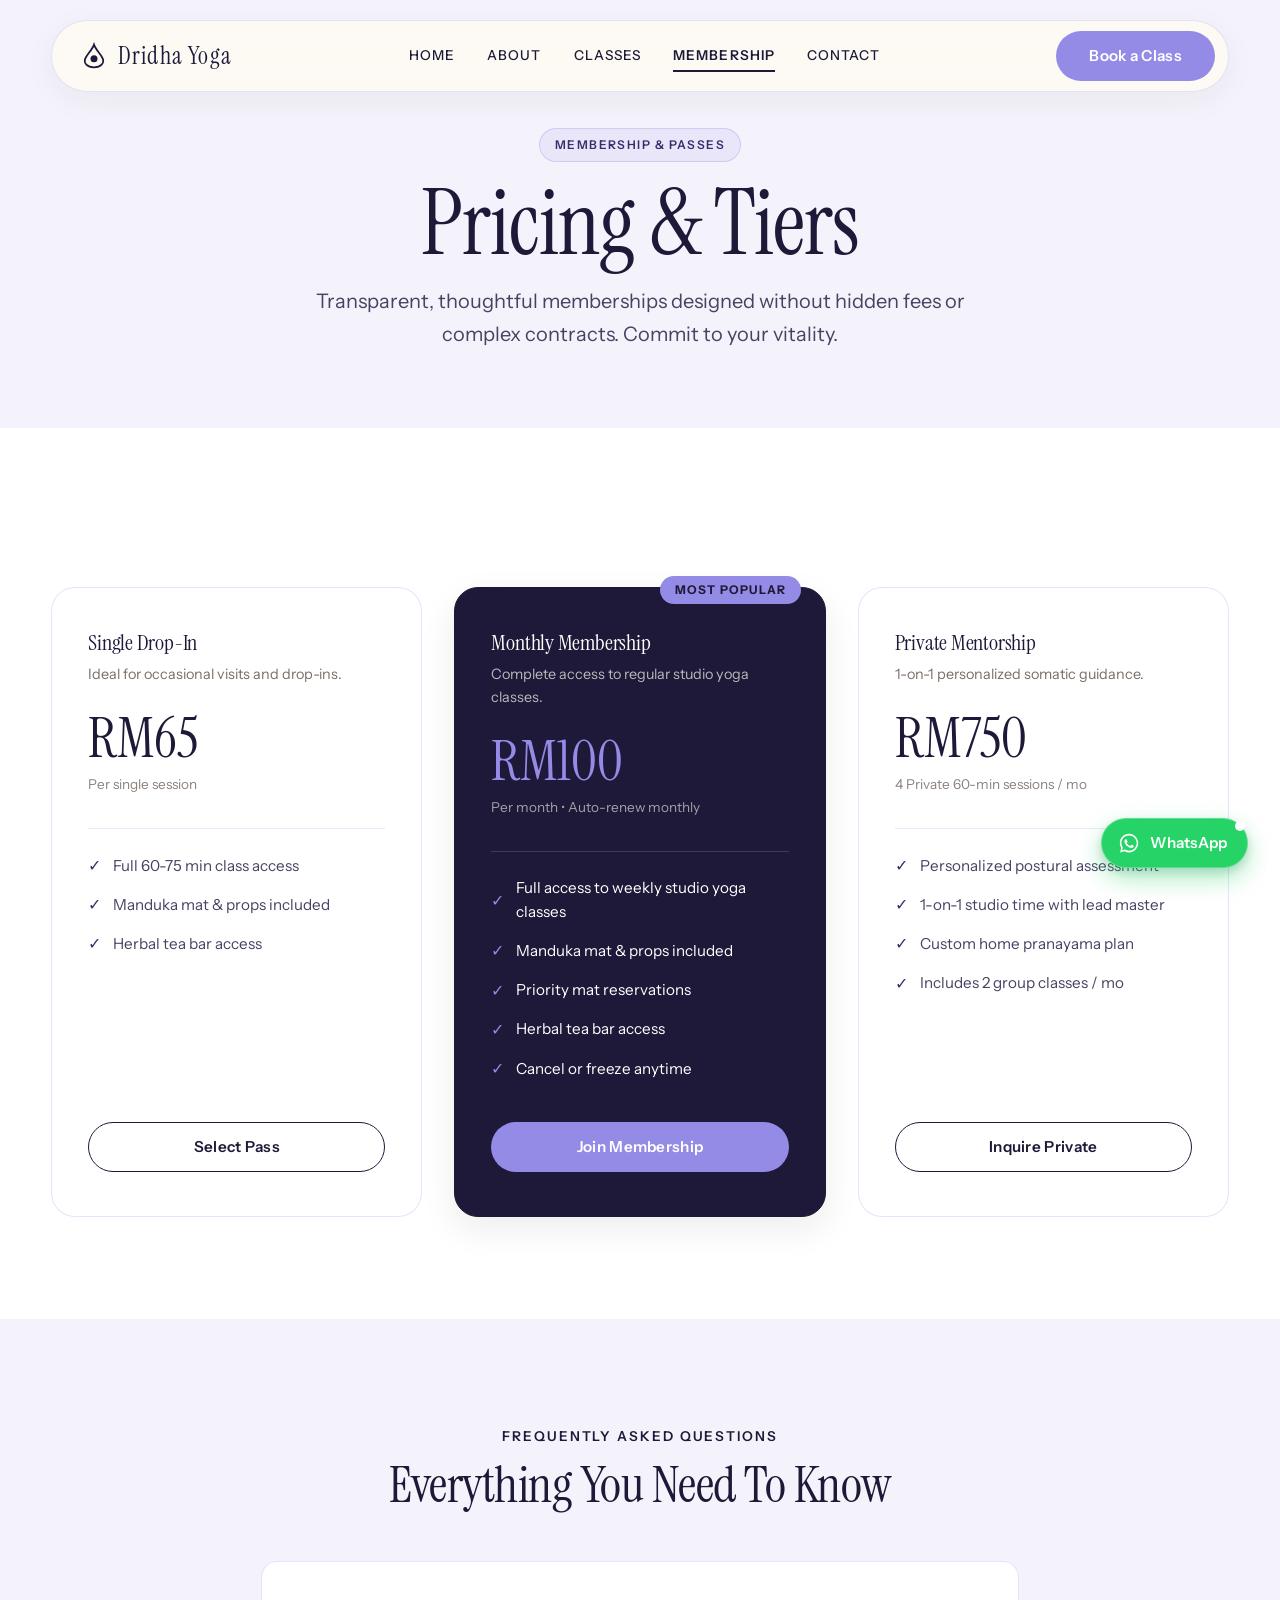
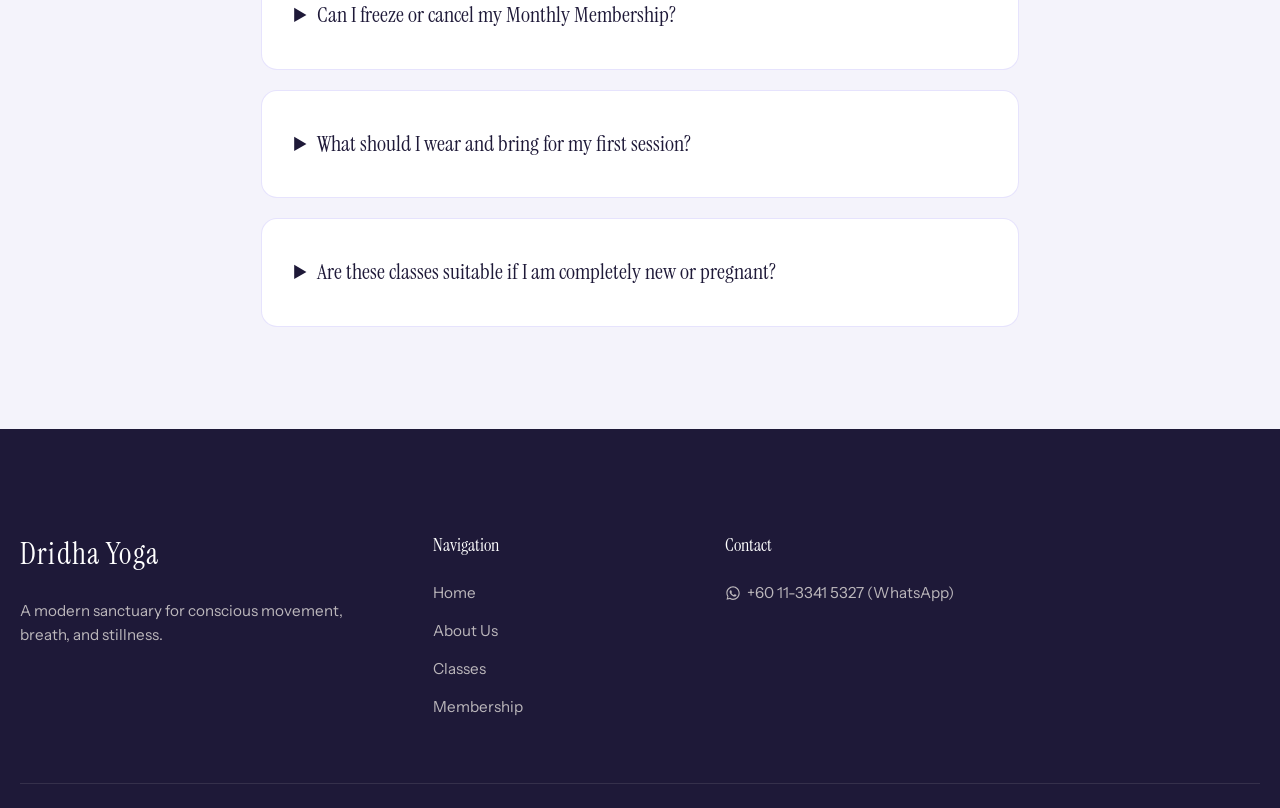
<file: membership.html>
<!DOCTYPE html>
<html lang="en">
<head>
  <meta charset="UTF-8">
  <meta name="viewport" content="width=device-width, initial-scale=1.0">
  <title>Memberships & Passes — Dridha Yoga Sanctuary</title>
  <meta name="description" content="Discover flexible studio passes and monthly memberships at Dridha Yoga.">
  <link rel="stylesheet" href="css/style.css">
</head>
<body>

  <!-- Navbar -->
  <header class="navbar">
    <div class="container">
      <div class="navbar-wrapper">
        <a href="index.html" class="brand-logo">
          <svg class="brand-icon" viewBox="0 0 32 32" fill="currentColor">
            <path d="M16 3C18 9 24 14 26 19C28 24 24 29 16 29C8 29 4 24 6 19C8 14 14 9 16 3Z" fill="none" stroke="currentColor" stroke-width="2"/>
            <circle cx="16" cy="19" r="4" fill="currentColor"/>
          </svg>
          <span>Dridha Yoga</span>
        </a>

        <nav class="nav-links">
          <a href="index.html" class="nav-link">Home</a>
          <a href="about.html" class="nav-link">About</a>
          <a href="classes.html" class="nav-link">Classes</a>
          <a href="membership.html" class="nav-link active">Membership</a>
          <a href="contact.html" class="nav-link">Contact</a>
        </nav>

        <div class="nav-cta-group">
          <button class="primary-button" data-open-booking data-plan="First Time Trial Class">
            <div class="button-text-wrapper">
              <div class="button-text-inner">
                <span class="button-text">Book a Class</span>
                <span class="button-text">Book a Class</span>
              </div>
            </div>
          </button>
          <button class="nav-menu-toggle" aria-label="Toggle menu"><span></span><span></span></button>
        </div>
      </div>
    </div>
  </header>

  <!-- Mobile Drawer -->
  <div class="drawer-backdrop"></div>
  <aside class="mobile-nav-drawer">
    <div class="mobile-drawer-header">
      <a href="index.html" class="brand-logo"><span>Dridha Yoga</span></a>
      <button class="modal-close-btn drawer-close-btn">✕</button>
    </div>
    <div class="mobile-nav-links">
      <a href="index.html" class="nav-link">Home</a>
      <a href="about.html" class="nav-link">About Us</a>
      <a href="classes.html" class="nav-link">All Classes</a>
      <a href="membership.html" class="nav-link active">Memberships & Passes</a>
      <a href="contact.html" class="nav-link">Contact & Location</a>
    </div>
  </aside>

  <main>
    <section class="section first accent" style="padding-bottom: clamp(3rem, 6vw, 5rem);">
      <div class="container text-center" style="text-align: center; max-width: 52rem; margin: 0 auto;">
        <span class="subtitle-badge dark">Membership & Passes</span>
        <h1 class="heading-0" style="margin: 1rem 0;">Pricing & Tiers</h1>
        <p class="text-lead">
          Transparent, thoughtful memberships designed without hidden fees or complex contracts. Commit to your vitality.
        </p>
      </div>
    </section>

    <!-- Pricing Cards -->
    <section class="section reveal-on-scroll">
      <div class="container">
        <div class="pricing-grid">
          
          <!-- Drop In -->
          <div class="pricing-card">
            <div>
              <h3 class="pricing-plan-name">Single Drop-In</h3>
              <p class="text-muted" style="font-size: 0.9rem;">Ideal for occasional visits and drop-ins.</p>
              <div class="pricing-price">RM65</div>
              <div class="pricing-period">Per single session</div>

              <div class="pricing-features">
                <div class="pricing-feature-item"><span class="feature-check">✓</span><span>Full 60-75 min class access</span></div>
                <div class="pricing-feature-item"><span class="feature-check">✓</span><span>Manduka mat & props included</span></div>
                <div class="pricing-feature-item"><span class="feature-check">✓</span><span>Herbal tea bar access</span></div>
              </div>
            </div>

            <button class="primary-button variant-outline-dark" data-open-booking data-plan="Single Drop-In Pass (RM65)">
              <div class="button-text-wrapper">
                <div class="button-text-inner">
                  <span class="button-text">Select Pass</span>
                  <span class="button-text">Select Pass</span>
                </div>
              </div>
            </button>
          </div>

          <!-- Monthly Membership (Featured) -->
          <div class="pricing-card featured">
            <span class="pricing-tag">Most Popular</span>
            <div>
              <h3 class="pricing-plan-name">Monthly Membership</h3>
              <p style="color: rgba(255,251,243,0.7); font-size: 0.9rem;">Complete access to regular studio yoga classes.</p>
              <div class="pricing-price">RM100</div>
              <div class="pricing-period" style="color: rgba(255,251,243,0.6);">Per month • Auto-renew monthly</div>

              <div class="pricing-features">
                <div class="pricing-feature-item"><span class="feature-check">✓</span><span>Full access to weekly studio yoga classes</span></div>
                <div class="pricing-feature-item"><span class="feature-check">✓</span><span>Manduka mat & props included</span></div>
                <div class="pricing-feature-item"><span class="feature-check">✓</span><span>Priority mat reservations</span></div>
                <div class="pricing-feature-item"><span class="feature-check">✓</span><span>Herbal tea bar access</span></div>
                <div class="pricing-feature-item"><span class="feature-check">✓</span><span>Cancel or freeze anytime</span></div>
              </div>
            </div>

            <button class="primary-button" data-open-booking data-plan="Monthly Membership (RM100/mo)">
              <div class="button-text-wrapper">
                <div class="button-text-inner">
                  <span class="button-text">Join Membership</span>
                  <span class="button-text">Join Membership</span>
                </div>
              </div>
            </button>
          </div>

          <!-- Private Sanctuary -->
          <div class="pricing-card">
            <div>
              <h3 class="pricing-plan-name">Private Mentorship</h3>
              <p class="text-muted" style="font-size: 0.9rem;">1-on-1 personalized somatic guidance.</p>
              <div class="pricing-price">RM750</div>
              <div class="pricing-period">4 Private 60-min sessions / mo</div>

              <div class="pricing-features">
                <div class="pricing-feature-item"><span class="feature-check">✓</span><span>Personalized postural assessment</span></div>
                <div class="pricing-feature-item"><span class="feature-check">✓</span><span>1-on-1 studio time with lead master</span></div>
                <div class="pricing-feature-item"><span class="feature-check">✓</span><span>Custom home pranayama plan</span></div>
                <div class="pricing-feature-item"><span class="feature-check">✓</span><span>Includes 2 group classes / mo</span></div>
              </div>
            </div>

            <button class="primary-button variant-outline-dark" data-open-booking data-plan="Private Mentorship Tier (RM750/mo)">
              <div class="button-text-wrapper">
                <div class="button-text-inner">
                  <span class="button-text">Inquire Private</span>
                  <span class="button-text">Inquire Private</span>
                </div>
              </div>
            </button>
          </div>

        </div>
      </div>
    </section>

    <!-- FAQs Accordion -->
    <section class="section accent reveal-on-scroll">
      <div class="container" style="max-width: 860px;">
        <div style="text-align: center; margin-bottom: 3rem;">
          <span class="subtitle">Frequently Asked Questions</span>
          <h2 class="heading-2" style="margin-top: 0.5rem;">Everything You Need To Know</h2>
        </div>

        <div style="display: flex; flex-direction: column; gap: 1.25rem;">
          <details class="card-outline" style="cursor: pointer; display: block;">
            <summary style="font-family: var(--font-serif); font-size: 1.35rem; color: var(--dark-brown); font-weight: 500;">
              Can I freeze or cancel my Monthly Membership?
            </summary>
            <p class="text-muted" style="margin-top: 1rem; line-height: 1.6;">
              Yes. You may freeze your membership up to 60 days per year with 7 days notice, or cancel anytime before your next monthly renewal without penalties.
            </p>
          </details>

          <details class="card-outline" style="cursor: pointer; display: block;">
            <summary style="font-family: var(--font-serif); font-size: 1.35rem; color: var(--dark-brown); font-weight: 500;">
              What should I wear and bring for my first session?
            </summary>
            <p class="text-muted" style="margin-top: 1rem; line-height: 1.6;">
              Wear breathable, flexible clothing (linen or athletic wear). We provide premium Manduka mats, blocks, blankets, and towels. Bring a reusable water bottle.
            </p>
          </details>

          <details class="card-outline" style="cursor: pointer; display: block;">
            <summary style="font-family: var(--font-serif); font-size: 1.35rem; color: var(--dark-brown); font-weight: 500;">
              Are these classes suitable if I am completely new or pregnant?
            </summary>
            <p class="text-muted" style="margin-top: 1rem; line-height: 1.6;">
              Yes! Our Gentle Morning Flow, Restorative Candlelight, and Sound Baths are deeply nurturing for all levels. Please notify your instructor before class so we can offer personalized prop modifications.
            </p>
          </details>
        </div>
      </div>
    </section>
  </main>

  <!-- Footer -->
  <footer class="footer-section">
    <div class="footer-container">
      <div class="footer-main-grid">
        <div class="footer-brand-col">
          <div class="footer-brand-logo">Dridha Yoga</div>
          <p style="color: rgba(255,251,243,0.7); font-size: 0.95rem; line-height: 1.6;">A modern sanctuary for conscious movement, breath, and stillness.</p>
        </div>
        <div>
          <div class="footer-col-title">Navigation</div>
          <div class="footer-links-list">
            <a href="index.html">Home</a>
            <a href="about.html">About Us</a>
            <a href="classes.html">Classes</a>
            <a href="membership.html">Membership</a>
          </div>
        </div>
        <div>
          <div class="footer-col-title">Contact</div>
          <div class="footer-links-list">
            <a href="https://wa.me/601133415327" target="_blank" rel="noopener noreferrer" class="whatsapp-footer-link">
              <svg viewBox="0 0 24 24"><path d="M12.031 2C6.511 2 2.016 6.49 2.016 12C2.016 13.972 2.589 15.807 3.58 17.359L2.25 22.25L7.277 20.942C8.767 21.849 10.51 22.375 12.031 22.375C17.551 22.375 22.047 17.885 22.047 12.375C22.047 6.865 17.551 2 12.031 2ZM12.031 20.485C10.669 20.485 9.102 20.007 7.753 19.206L7.433 19.016L4.457 19.789L5.253 16.892L5.045 16.562C4.167 15.163 3.703 13.535 3.703 12C3.703 7.421 7.437 3.687 12.031 3.687C16.625 3.687 20.359 7.421 20.359 12C20.359 16.579 16.625 20.485 12.031 20.485ZM16.608 14.735C16.357 14.61 15.127 14.004 14.898 13.921C14.668 13.837 14.502 13.796 14.335 14.046C14.168 14.296 13.689 14.859 13.543 15.025C13.397 15.192 13.251 15.213 13 15.088C12.75 14.963 11.942 14.698 10.987 13.847C10.244 13.185 9.742 12.368 9.596 12.118C9.45 11.868 9.581 11.733 9.706 11.609C9.818 11.498 9.957 11.316 10.082 11.17C10.207 11.024 10.249 10.92 10.332 10.753C10.416 10.587 10.374 10.441 10.311 10.316C10.249 10.191 9.748 8.961 9.54 8.461C9.337 7.974 9.131 8.041 8.976 8.033L8.496 8.025C8.329 8.025 8.058 8.087 7.829 8.337C7.599 8.587 6.953 9.192 6.953 10.421C6.953 11.65 7.85 12.838 7.975 13.005C8.1 13.172 9.741 15.698 12.25 16.782C12.847 17.04 13.313 17.195 13.677 17.311C14.276 17.502 14.821 17.475 15.253 17.41C15.735 17.338 16.735 16.804 16.944 16.221C17.153 15.638 17.153 15.138 17.09 15.025C17.028 14.912 16.861 14.86 16.608 14.735Z"/></svg>
              <span>+60 11-3341 5327 (WhatsApp)</span>
            </a>
          </div>
        </div>
      </div>
    </div>
  </footer>

  <div class="modal-backdrop" role="dialog" aria-modal="true">
    <div class="modal-dialog"></div>
  </div>

  <script src="js/main.js"></script>
</body>
</html>
</file>
<file: css/style.css>
/* ==========================================================================
   DRIDHA YOGA - SERAYA THEME DESIGN SYSTEM
   Inspired by Webflow Seraya Template (Minimal, Earthy, Warm, Editorial Zen)
   ========================================================================== */

@import url('https://fonts.googleapis.com/css2?family=Instrument+Sans:ital,wght@0,400..700;1,400..700&family=Instrument+Serif:ital@0;1&display=swap');

:root {
  /* Core Color Palette - Lavender & Periwinkle Brand */
  --white: #ffffff;
  --cream: #f4f3fb;
  --dark-cream: #d6d1f0;
  --dark-brown: #1e1938;
  --dark-brown-rgb: 30, 25, 56;
  --brown-grey: #484263;
  --sand-tint: #eae7f8;
  
  /* Signature Lavender, Periwinkle & Petal Accents */
  --primary: #948be6;
  --primary-dark: #372e6b;
  --primary-light: #b8b0fa;
  --primary-glow: rgba(148, 139, 230, 0.4);
  
  --accent-blue: #7f9ae6;
  --accent-coral: #f7829b;
  --accent-lilac: #c3bbf5;

  --white-transparent: rgba(255, 255, 255, 0.65);
  --white-translucent: rgba(255, 255, 255, 0.88);
  --glass-border: rgba(184, 176, 250, 0.35);
  --dark-overlay: rgba(30, 25, 56, 0.6);

  /* Typography */
  --font-serif: 'Instrument Serif', Georgia, serif;
  --font-sans: 'Instrument Sans', -apple-system, BlinkMacSystemFont, "Segoe UI", Roboto, sans-serif;
  
  /* Font Sizes */
  --h0-size: clamp(3.5rem, 7vw, 6rem);
  --h1-size: clamp(2.75rem, 5vw, 4.5rem);
  --h2-size: clamp(2.25rem, 4vw, 3.75rem);
  --h3-size: clamp(1.75rem, 3vw, 2.75rem);
  --h4-size: clamp(1.4rem, 2.2vw, 2rem);
  --h5-size: clamp(1.15rem, 1.8vw, 1.5rem);
  --h6-size: clamp(1rem, 1.4vw, 1.25rem);
  --body-size: 1.05rem;
  --subtitle-size: 0.85rem;

  /* Spacing */
  --space-xxs: 0.25rem;
  --space-xs: 0.5rem;
  --space-sm: 1rem;
  --space-md: 2rem;
  --space-lg: 4rem;
  --space-xl: 6rem;
  --space-xxl: 8rem;

  /* Border Radii */
  --radius-sm: 8px;
  --radius-md: 16px;
  --radius-lg: 24px;
  --radius-xl: 32px;
  --radius-pill: 9999px;

  /* Transitions & Shadows */
  --transition-fast: 0.2s cubic-bezier(0.16, 1, 0.3, 1);
  --transition-smooth: 0.4s cubic-bezier(0.16, 1, 0.3, 1);
  --transition-slow: 0.7s cubic-bezier(0.16, 1, 0.3, 1);
  --shadow-subtle: 0 4px 20px rgba(30, 25, 56, 0.04);
  --shadow-hover: 0 12px 35px rgba(30, 25, 56, 0.08);
  --shadow-modal: 0 25px 60px rgba(30, 25, 56, 0.22);
}

/* ==========================================================================
   CSS Reset & Base Rules
   ========================================================================== */

*, *::before, *::after {
  box-sizing: border-box;
  margin: 0;
  padding: 0;
}

html {
  font-size: 16px;
  scroll-behavior: smooth;
  -webkit-text-size-adjust: 100%;
  -webkit-font-smoothing: antialiased;
  -moz-osx-font-smoothing: grayscale;
}

body {
  background-color: var(--white);
  color: var(--brown-grey);
  font-family: var(--font-sans);
  font-size: var(--body-size);
  line-height: 1.6;
  font-weight: 400;
  overflow-x: hidden;
  selection-background-color: var(--primary);
  selection-color: var(--dark-brown);
}

::selection {
  background: var(--primary);
  color: var(--dark-brown);
}

img, video {
  max-width: 100%;
  height: auto;
  display: block;
}

a {
  color: var(--dark-brown);
  text-decoration: none;
  transition: all var(--transition-fast);
}

ul, ol {
  list-style: none;
}

button, input, textarea, select {
  font-family: inherit;
  font-size: inherit;
  color: inherit;
  border: none;
  outline: none;
  background: none;
}

button {
  cursor: pointer;
}

/* ==========================================================================
   Typography Classes
   ========================================================================== */

h1, h2, h3, h4, h5, h6,
.h0, .heading-0, .heading-1, .heading-2, .heading-3, .heading-4, .heading-5, .heading-6 {
  font-family: var(--font-serif);
  color: var(--dark-brown);
  line-height: 1.1;
  font-weight: 400;
  letter-spacing: -0.01em;
}

.heading-0, .h0 {
  font-size: var(--h0-size);
  line-height: 1.02;
}

.heading-1, h1 {
  font-size: var(--h1-size);
}

.heading-2, h2 {
  font-size: var(--h2-size);
}

.heading-3, h3 {
  font-size: var(--h3-size);
}

.heading-4, h4 {
  font-size: var(--h4-size);
}

.heading-5, h5 {
  font-size: var(--h5-size);
}

.heading-6, h6 {
  font-size: var(--h6-size);
}

.serif-italic {
  font-style: italic;
  font-family: var(--font-serif);
}

.subtitle {
  font-family: var(--font-sans);
  font-size: var(--subtitle-size);
  font-weight: 600;
  letter-spacing: 0.14em;
  text-transform: uppercase;
  color: var(--dark-brown);
  display: inline-flex;
  align-items: center;
  gap: 0.5rem;
}

.subtitle.white {
  color: var(--white);
}

.subtitle-badge {
  display: inline-flex;
  align-items: center;
  gap: 0.5rem;
  padding: 0.4rem 0.9rem;
  background-color: rgba(255, 255, 255, 0.18);
  border: 1px solid rgba(255, 255, 255, 0.35);
  border-radius: var(--radius-pill);
  font-size: 0.75rem;
  font-weight: 600;
  letter-spacing: 0.12em;
  text-transform: uppercase;
  color: var(--white);
  backdrop-filter: blur(8px);
}

.subtitle-badge.dark {
  background-color: rgba(148, 139, 230, 0.12);
  border-color: rgba(148, 139, 230, 0.3);
  color: var(--primary-dark);
}

.text-white {
  color: var(--white) !important;
}

.text-muted {
  color: #7a6e69;
}

.text-lead {
  font-size: 1.25rem;
  line-height: 1.65;
  color: var(--brown-grey);
}

/* ==========================================================================
   Layout Containers
   ========================================================================== */

.container {
  width: 100%;
  max-width: 1440px;
  margin-left: auto;
  margin-right: auto;
  padding-left: clamp(1.25rem, 4vw, 3.5rem);
  padding-right: clamp(1.25rem, 4vw, 3.5rem);
}

.container-narrow {
  max-width: 1080px;
}

.section {
  padding-top: clamp(4rem, 8vw, var(--space-xxl));
  padding-bottom: clamp(4rem, 8vw, var(--space-xxl));
  position: relative;
}

.section.accent {
  background-color: var(--cream);
}

.section.dark {
  background-color: var(--dark-brown);
  color: var(--white);
}

.section.first {
  padding-top: clamp(6rem, 10vw, 9rem);
}

/* ==========================================================================
   Seraya Pill Buttons (Rolling Text Animation)
   ========================================================================== */

.primary-button {
  display: inline-flex;
  align-items: center;
  justify-content: center;
  padding: 0.9rem 2rem;
  border-radius: var(--radius-pill);
  font-family: var(--font-sans);
  font-size: 0.95rem;
  font-weight: 600;
  letter-spacing: 0.02em;
  text-decoration: none;
  cursor: pointer;
  background-color: var(--primary);
  color: var(--white);
  border: 1px solid transparent;
  transition: transform var(--transition-fast), background-color var(--transition-fast), box-shadow var(--transition-fast);
  overflow: hidden;
  position: relative;
}

.primary-button:hover {
  background-color: var(--primary-dark);
  transform: translateY(-2px);
  box-shadow: 0 8px 24px var(--primary-glow);
}

.primary-button.variant-dark {
  background-color: var(--primary-dark);
  color: var(--white);
}

.primary-button.variant-dark:hover {
  background-color: var(--dark-brown);
  box-shadow: 0 8px 24px rgba(30, 25, 56, 0.25);
}

.primary-button.variant-outline-light {
  background-color: rgba(255, 255, 255, 0.12);
  color: var(--white);
  border: 1px solid rgba(255, 255, 255, 0.45);
  backdrop-filter: blur(10px);
}

.primary-button.variant-outline-light:hover {
  background-color: var(--white);
  color: var(--primary-dark);
  border-color: var(--white);
}

.primary-button.variant-outline-dark {
  background-color: transparent;
  color: var(--dark-brown);
  border: 1px solid var(--dark-brown);
}

.primary-button.variant-outline-dark:hover {
  background-color: var(--dark-brown);
  color: var(--white);
}

/* Rolling Text Inner */
.button-text-wrapper {
  display: block;
  height: 1.3em;
  line-height: 1.3em;
  overflow: hidden;
  position: relative;
}

.button-text-inner {
  display: flex;
  flex-direction: column;
  transition: transform 0.35s cubic-bezier(0.25, 1, 0.5, 1);
}

.primary-button:hover .button-text-inner {
  transform: translateY(-50%);
}

.button-text {
  display: block;
  height: 1.3em;
  line-height: 1.3em;
  white-space: nowrap;
}

/* ==========================================================================
   Navigation Bar (Floating Pill Seraya Style)
   ========================================================================== */

.navbar {
  position: fixed;
  top: 0;
  left: 0;
  width: 100%;
  z-index: 1000;
  padding: 1.25rem 0;
  transition: padding var(--transition-fast), background var(--transition-fast);
}

.navbar.scrolled {
  padding: 0.75rem 0;
}

.navbar-wrapper {
  display: flex;
  align-items: center;
  justify-content: space-between;
  padding: 0.6rem 0.8rem 0.6rem 1.75rem;
  background: rgba(255, 251, 243, 0.78);
  border: 1px solid var(--glass-border);
  border-radius: var(--radius-pill);
  backdrop-filter: blur(16px);
  -webkit-backdrop-filter: blur(16px);
  box-shadow: 0 8px 32px rgba(42, 31, 8, 0.05);
  transition: all var(--transition-fast);
}

.navbar.scrolled .navbar-wrapper {
  background: rgba(255, 251, 243, 0.94);
  box-shadow: 0 10px 30px rgba(42, 31, 8, 0.1);
}

.brand-logo {
  display: flex;
  align-items: center;
  gap: 0.6rem;
  font-family: var(--font-serif);
  font-size: 1.5rem;
  letter-spacing: 0.05em;
  font-weight: 500;
  color: var(--dark-brown);
  text-decoration: none;
}

.brand-icon {
  width: 28px;
  height: 28px;
  color: var(--dark-brown);
}

.nav-links {
  display: flex;
  align-items: center;
  gap: 2rem;
}

.nav-link {
  font-family: var(--font-sans);
  font-size: 0.85rem;
  font-weight: 500;
  letter-spacing: 0.08em;
  text-transform: uppercase;
  color: var(--dark-brown);
  position: relative;
  padding: 0.3rem 0;
}

.nav-link::after {
  content: '';
  position: absolute;
  bottom: 0;
  left: 0;
  width: 0%;
  height: 1.5px;
  background-color: var(--dark-brown);
  transition: width var(--transition-fast);
}

.nav-link:hover::after,
.nav-link.active::after {
  width: 100%;
}

.nav-link.active {
  font-weight: 600;
}

.nav-cta-group {
  display: flex;
  align-items: center;
  gap: 0.75rem;
}

.nav-menu-toggle {
  display: none;
  width: 44px;
  height: 44px;
  border-radius: 50%;
  background-color: var(--white);
  border: 1px solid var(--dark-cream);
  align-items: center;
  justify-content: center;
  flex-direction: column;
  gap: 5px;
  cursor: pointer;
  transition: all var(--transition-fast);
}

.nav-menu-toggle span {
  display: block;
  width: 18px;
  height: 1.5px;
  background-color: var(--dark-brown);
  transition: all var(--transition-fast);
}

/* Mobile Drawer */
.mobile-nav-drawer {
  position: fixed;
  top: 0;
  right: -100%;
  width: 100%;
  max-width: 360px;
  height: 100vh;
  background-color: var(--white);
  box-shadow: -10px 0 40px rgba(42, 31, 8, 0.15);
  z-index: 1001;
  padding: 2.5rem 2rem;
  display: flex;
  flex-direction: column;
  justify-content: space-between;
  transition: right var(--transition-smooth);
}

.mobile-nav-drawer.open {
  right: 0;
}

.mobile-drawer-header {
  display: flex;
  align-items: center;
  justify-content: space-between;
  padding-bottom: 1.5rem;
  border-bottom: 1px solid var(--dark-cream);
}

.mobile-nav-links {
  display: flex;
  flex-direction: column;
  gap: 1.5rem;
  margin: 2.5rem 0;
}

.mobile-nav-links .nav-link {
  font-size: 1.35rem;
  font-family: var(--font-serif);
  text-transform: none;
  font-weight: 400;
}

.drawer-backdrop {
  position: fixed;
  inset: 0;
  background: rgba(42, 31, 8, 0.4);
  backdrop-filter: blur(4px);
  z-index: 1000;
  opacity: 0;
  pointer-events: none;
  transition: opacity var(--transition-fast);
}

.drawer-backdrop.open {
  opacity: 1;
  pointer-events: auto;
}

/* ==========================================================================
   Hero Section (Framed Seraya Rounded Style)
   ========================================================================== */

.section-hero {
  min-height: 100vh;
  padding: 6rem 1.25rem 1.25rem;
  display: flex;
  flex-direction: column;
}

.hero-frame {
  flex: 1;
  border-radius: var(--radius-lg);
  background-color: var(--dark-brown);
  position: relative;
  overflow: hidden;
  display: flex;
  flex-direction: column;
  justify-content: flex-end;
  min-height: 78vh;
  padding: clamp(2rem, 5vw, 4.5rem);
}

.hero-bg-media {
  position: absolute;
  inset: 0;
  width: 100%;
  height: 100%;
  object-fit: cover;
  object-position: center 58%;
  z-index: 1;
  filter: brightness(0.95);
  transform: scale(1.02);
  transition: transform 12s ease-out;
}

.hero-frame:hover .hero-bg-media {
  transform: scale(1.06);
}

.hero-overlay {
  position: absolute;
  inset: 0;
  background: linear-gradient(
    to bottom,
    rgba(18, 22, 38, 0.2) 0%,
    rgba(18, 22, 38, 0.08) 40%,
    rgba(18, 22, 38, 0.6) 75%,
    rgba(18, 22, 38, 0.88) 100%
  );
  z-index: 2;
  pointer-events: none;
}

.hero-content {
  position: relative;
  z-index: 3;
  display: flex;
  justify-content: space-between;
  align-items: flex-end;
  gap: 3rem;
  flex-wrap: wrap;
}

.hero-text-block {
  max-width: 52rem;
}

.hero-title {
  color: var(--white);
  margin-top: 1rem;
  line-height: 1.05;
}

.hero-cta-group {
  display: flex;
  align-items: center;
  gap: 1rem;
  flex-wrap: wrap;
  padding-bottom: 0.5rem;
}

/* ==========================================================================
   Introduction & Philosophy Section
   ========================================================================== */

.intro-grid {
  display: grid;
  grid-template-columns: 1fr;
  gap: 3.5rem;
}

.intro-header-block {
  display: grid;
  grid-template-columns: 1fr 1.35fr;
  gap: 3rem;
  align-items: flex-start;
}

.intro-quote {
  font-family: var(--font-serif);
  font-size: var(--h3-size);
  line-height: 1.25;
  color: var(--dark-brown);
}

.intro-narrative {
  display: flex;
  flex-direction: column;
  gap: 1.5rem;
}

.intro-showcase-grid {
  display: grid;
  grid-template-columns: 1.6fr 1fr;
  gap: 2.5rem;
  align-items: stretch;
}

.intro-media-card {
  position: relative;
  border-radius: var(--radius-md);
  overflow: hidden;
  height: 520px;
}

.intro-media-card img {
  width: 100%;
  height: 100%;
  object-fit: cover;
  transition: transform var(--transition-slow);
}

.intro-media-card:hover img {
  transform: scale(1.04);
}

.intro-values-stack {
  display: flex;
  flex-direction: column;
  gap: 1.5rem;
  justify-content: center;
}

.card-outline {
  padding: 2.25rem 2rem;
  border-radius: var(--radius-md);
  border: 1px solid var(--glass-border);
  background-color: var(--white);
  display: flex;
  align-items: flex-start;
  gap: 1.5rem;
  transition: all var(--transition-smooth);
}

.card-outline:hover {
  transform: translateY(-4px);
  border-color: var(--dark-brown);
  box-shadow: var(--shadow-hover);
}

.card-outline-icon {
  width: 52px;
  height: 52px;
  border-radius: 50%;
  background-color: var(--sand-tint);
  display: flex;
  align-items: center;
  justify-content: center;
  flex-shrink: 0;
  color: var(--primary-dark);
}

.card-outline-content {
  display: flex;
  flex-direction: column;
  gap: 0.5rem;
}

/* ==========================================================================
   Featured Classes Section
   ========================================================================== */

.classes-header-row {
  display: flex;
  justify-content: space-between;
  align-items: flex-end;
  margin-bottom: 3rem;
  flex-wrap: wrap;
  gap: 1.5rem;
}

.classes-filter-bar {
  display: flex;
  align-items: center;
  gap: 0.5rem;
  flex-wrap: wrap;
  padding: 0.35rem;
  background-color: var(--sand-tint);
  border-radius: var(--radius-pill);
}

.filter-btn {
  padding: 0.5rem 1.25rem;
  border-radius: var(--radius-pill);
  font-size: 0.85rem;
  font-weight: 500;
  color: var(--brown-grey);
  transition: all var(--transition-fast);
}

.filter-btn.active, .filter-btn:hover {
  background-color: var(--white);
  color: var(--dark-brown);
  box-shadow: 0 2px 8px rgba(42, 31, 8, 0.06);
}

.filter-btn.active {
  font-weight: 600;
}

.classes-grid {
  display: grid;
  grid-template-columns: repeat(auto-fit, minmax(320px, 1fr));
  gap: 2rem;
}

.class-card {
  position: relative;
  border-radius: var(--radius-md);
  overflow: hidden;
  height: 480px;
  display: flex;
  flex-direction: column;
  justify-content: flex-end;
  padding: 2rem;
  text-decoration: none;
  background-color: var(--dark-brown);
  transition: transform var(--transition-smooth), box-shadow var(--transition-smooth);
}

.class-card:hover {
  transform: translateY(-6px);
  box-shadow: var(--shadow-hover);
}

.class-card-bg {
  position: absolute;
  inset: 0;
  width: 100%;
  height: 100%;
  object-fit: cover;
  transition: transform var(--transition-slow);
  filter: brightness(0.9);
}

.class-card:hover .class-card-bg {
  transform: scale(1.06);
}

.class-card-overlay {
  position: absolute;
  inset: 0;
  background: linear-gradient(to top, rgba(30, 25, 56, 0.94) 0%, rgba(125, 117, 184, 0.3) 55%, transparent 100%);
  pointer-events: none;
}

.class-card-top-badges {
  position: absolute;
  top: 1.5rem;
  left: 1.5rem;
  right: 1.5rem;
  display: flex;
  justify-content: space-between;
  align-items: center;
  z-index: 2;
}

.badge-pill {
  padding: 0.35rem 0.85rem;
  border-radius: var(--radius-pill);
  font-size: 0.75rem;
  font-weight: 600;
  letter-spacing: 0.08em;
  text-transform: uppercase;
  background: rgba(255, 255, 255, 0.9);
  backdrop-filter: blur(8px);
  color: var(--dark-brown);
}

.badge-pill.lime {
  background: var(--accent-coral);
  color: var(--white);
}

.class-card-content {
  position: relative;
  z-index: 2;
  display: flex;
  flex-direction: column;
  gap: 0.5rem;
}

.class-instructor {
  font-size: 0.85rem;
  text-transform: uppercase;
  letter-spacing: 0.12em;
  color: var(--dark-cream);
}

.class-title {
  color: var(--white);
  font-size: 1.85rem;
  margin-bottom: 0.25rem;
}

.class-meta {
  display: flex;
  align-items: center;
  gap: 1rem;
  font-size: 0.85rem;
  color: rgba(255, 251, 243, 0.8);
}

.class-hover-btn {
  margin-top: 1rem;
  display: inline-flex;
  align-items: center;
  gap: 0.5rem;
  font-size: 0.85rem;
  font-weight: 600;
  text-transform: uppercase;
  letter-spacing: 0.1em;
  color: var(--primary);
  opacity: 0;
  transform: translateY(10px);
  transition: all var(--transition-fast);
}

.class-card:hover .class-hover-btn {
  opacity: 1;
  transform: translateY(0);
}

/* ==========================================================================
   Why Choose Us Section
   ========================================================================== */

.wcu-grid {
  display: grid;
  grid-template-columns: 1fr 1fr;
  gap: 4rem;
  align-items: center;
}

.wcu-features {
  display: flex;
  flex-direction: column;
  gap: 1.75rem;
}

.wcu-feature-item {
  display: flex;
  gap: 1.5rem;
  padding: 1.75rem;
  border-radius: var(--radius-md);
  background: var(--white);
  border: 1px solid var(--glass-border);
  transition: all var(--transition-smooth);
}

.wcu-feature-item:hover {
  border-color: var(--dark-brown);
  transform: translateX(6px);
}

.wcu-number {
  font-family: var(--font-serif);
  font-size: 2rem;
  color: var(--primary-dark);
  line-height: 1;
}

.wcu-imagery {
  position: relative;
  border-radius: var(--radius-lg);
  overflow: hidden;
  height: 580px;
}

.wcu-imagery img {
  width: 100%;
  height: 100%;
  object-fit: cover;
}

.wcu-floating-badge {
  position: absolute;
  bottom: 2rem;
  left: 2rem;
  padding: 1.25rem 1.75rem;
  background: rgba(255, 251, 243, 0.92);
  backdrop-filter: blur(12px);
  border-radius: var(--radius-md);
  box-shadow: var(--shadow-hover);
  max-width: 240px;
}

/* ==========================================================================
   Interactive Timetable & Schedule Section
   ========================================================================== */

.schedule-wrapper {
  background-color: var(--white);
  border: 1px solid var(--glass-border);
  border-radius: var(--radius-lg);
  padding: clamp(1.5rem, 4vw, 3rem);
  box-shadow: var(--shadow-subtle);
}

.days-nav {
  display: flex;
  gap: 0.5rem;
  overflow-x: auto;
  padding-bottom: 1.5rem;
  border-bottom: 1px solid var(--glass-border);
  margin-bottom: 2rem;
}

.day-btn {
  padding: 0.75rem 1.5rem;
  border-radius: var(--radius-pill);
  font-size: 0.9rem;
  font-weight: 500;
  color: var(--brown-grey);
  background: var(--sand-tint);
  white-space: nowrap;
  transition: all var(--transition-fast);
}

.day-btn.active, .day-btn:hover {
  background: var(--dark-brown);
  color: var(--white);
}

.schedule-rows-container {
  display: flex;
  flex-direction: column;
  gap: 1rem;
}

.schedule-row {
  display: grid;
  grid-template-columns: 140px 1.5fr 1fr 140px auto;
  align-items: center;
  gap: 1.5rem;
  padding: 1.25rem 1.75rem;
  border-radius: var(--radius-md);
  border: 1px solid var(--sand-tint);
  background: var(--white);
  transition: all var(--transition-fast);
}

.schedule-row:hover {
  background: var(--cream);
  border-color: var(--dark-cream);
  transform: translateX(4px);
}

.schedule-time {
  font-weight: 600;
  font-size: 1.1rem;
  color: var(--dark-brown);
}

.schedule-title {
  font-family: var(--font-serif);
  font-size: 1.35rem;
  color: var(--dark-brown);
}

.schedule-instructor {
  font-size: 0.9rem;
  color: var(--brown-grey);
}

.schedule-spots {
  font-size: 0.8rem;
  font-weight: 600;
  padding: 0.25rem 0.65rem;
  border-radius: var(--radius-pill);
  background: #eef8ea;
  color: #2e6628;
  display: inline-block;
  text-align: center;
}

.schedule-spots.few {
  background: #fdf2e9;
  color: #a04910;
}

/* ==========================================================================
   Testimonial Slider Section
   ========================================================================== */

.testimonials-grid,
.info-cards-grid {
  display: grid;
  grid-template-columns: repeat(auto-fit, minmax(320px, 1fr));
  gap: 2rem;
  margin-top: 3rem;
}

.testimonial-card {
  padding: 2.75rem 2.25rem;
  border-radius: var(--radius-md);
  display: flex;
  flex-direction: column;
  justify-content: space-between;
  gap: 2rem;
  transition: all var(--transition-smooth);
}

.testimonial-card.light {
  background: var(--white);
  border: 1px solid var(--glass-border);
}

.testimonial-card.dark {
  background: var(--dark-brown);
  color: var(--white);
}

.testimonial-card:hover {
  transform: translateY(-5px);
  box-shadow: var(--shadow-hover);
}

.testimonial-quote {
  font-family: var(--font-serif);
  font-size: 1.45rem;
  line-height: 1.35;
}

.testimonial-card.dark .testimonial-quote {
  color: var(--white);
}

.testimonial-author {
  display: flex;
  align-items: center;
  gap: 1rem;
}

.author-avatar {
  width: 48px;
  height: 48px;
  border-radius: 50%;
  object-fit: cover;
  border: 2px solid var(--primary);
}

.author-name {
  font-weight: 600;
  font-size: 1rem;
}

.testimonial-card.dark .author-name {
  color: var(--white);
}

.author-role {
  font-size: 0.8rem;
  color: var(--dark-cream);
  text-transform: uppercase;
  letter-spacing: 0.08em;
}

/* ==========================================================================
   Pricing & Membership Section
   ========================================================================== */

.pricing-grid {
  display: grid;
  grid-template-columns: repeat(auto-fit, minmax(280px, 1fr));
  gap: 2rem;
  margin-top: 3.5rem;
}

.pricing-card {
  background: var(--white);
  border: 1px solid var(--glass-border);
  border-radius: var(--radius-lg);
  padding: 2.75rem 2.25rem;
  display: flex;
  flex-direction: column;
  justify-content: space-between;
  position: relative;
  transition: all var(--transition-smooth);
}

.pricing-card.featured {
  background: var(--dark-brown);
  color: var(--white);
  border-color: var(--dark-brown);
  box-shadow: var(--shadow-hover);
}

.pricing-card:hover {
  transform: translateY(-6px);
  box-shadow: var(--shadow-hover);
}

.pricing-tag {
  position: absolute;
  top: -12px;
  right: 24px;
  background: var(--primary);
  color: var(--dark-brown);
  padding: 0.3rem 0.9rem;
  border-radius: var(--radius-pill);
  font-size: 0.75rem;
  font-weight: 700;
  letter-spacing: 0.1em;
  text-transform: uppercase;
}

.pricing-plan-name {
  font-size: 1.35rem;
  margin-bottom: 0.5rem;
}

.pricing-card.featured .pricing-plan-name {
  color: var(--white);
}

.pricing-price {
  font-family: var(--font-serif);
  font-size: 3.5rem;
  line-height: 1;
  color: var(--dark-brown);
  margin: 1.5rem 0 0.5rem;
}

.pricing-card.featured .pricing-price {
  color: var(--primary);
}

.pricing-period {
  font-size: 0.85rem;
  color: #8c827d;
  margin-bottom: 2rem;
}

.pricing-features {
  display: flex;
  flex-direction: column;
  gap: 0.85rem;
  margin-bottom: 2.5rem;
  padding-top: 1.5rem;
  border-top: 1px solid var(--sand-tint);
}

.pricing-card.featured .pricing-features {
  border-top-color: rgba(255, 251, 243, 0.15);
}

.pricing-feature-item {
  display: flex;
  align-items: center;
  gap: 0.75rem;
  font-size: 0.95rem;
}

.feature-check {
  color: var(--primary-dark);
  font-size: 1rem;
}

.pricing-card.featured .feature-check {
  color: var(--primary);
}

/* ==========================================================================
   Call to Action (Dark Ambient Forest Studio Banner)
   ========================================================================== */

.section-cta {
  padding: 2rem 1.25rem;
}

.cta-banner {
  border-radius: var(--radius-lg);
  background: var(--dark-brown);
  position: relative;
  overflow: hidden;
  padding: clamp(3rem, 7vw, 6rem) clamp(1.5rem, 5vw, 4rem);
  text-align: center;
  display: flex;
  flex-direction: column;
  align-items: center;
  justify-content: center;
}

.cta-bg {
  position: absolute;
  inset: 0;
  width: 100%;
  height: 100%;
  object-fit: cover;
  opacity: 0.35;
  filter: brightness(0.7);
}

.cta-inner {
  position: relative;
  z-index: 2;
  max-width: 48rem;
  display: flex;
  flex-direction: column;
  align-items: center;
  gap: 1.75rem;
}

/* ==========================================================================
   Footer Section (Seraya High Fashion Editorial)
   ========================================================================== */

.footer-section {
  background-color: var(--dark-brown);
  color: var(--white);
  padding: clamp(4rem, 8vw, 7rem) 1.25rem 1.5rem;
  position: relative;
  overflow: hidden;
}

.footer-container {
  max-width: 1440px;
  margin: 0 auto;
}

.footer-newsletter-box {
  display: flex;
  justify-content: space-between;
  align-items: center;
  flex-wrap: wrap;
  gap: 2.5rem;
  padding-bottom: clamp(3rem, 6vw, 5rem);
  border-bottom: 1px solid rgba(255, 251, 243, 0.15);
  margin-bottom: clamp(3rem, 6vw, 5rem);
}

.footer-headline {
  color: var(--white);
  max-width: 32rem;
  font-size: var(--h2-size);
}

.newsletter-form {
  display: flex;
  align-items: center;
  gap: 0.5rem;
  width: 100%;
  max-width: 440px;
  background: rgba(255, 251, 243, 0.08);
  border: 1px solid rgba(255, 251, 243, 0.25);
  border-radius: var(--radius-pill);
  padding: 0.35rem 0.35rem 0.35rem 1.5rem;
  backdrop-filter: blur(8px);
}

.newsletter-input {
  flex: 1;
  color: var(--white);
  font-size: 0.95rem;
}

.newsletter-input::placeholder {
  color: rgba(255, 251, 243, 0.5);
}

.newsletter-btn {
  width: 44px;
  height: 44px;
  border-radius: 50%;
  background: var(--primary);
  color: var(--dark-brown);
  display: flex;
  align-items: center;
  justify-content: center;
  font-weight: 700;
  transition: transform var(--transition-fast), background var(--transition-fast);
}

.newsletter-btn:hover {
  background: var(--primary-light);
  transform: translateX(2px);
}

.footer-main-grid {
  display: grid;
  grid-template-columns: 1.5fr 1fr 1fr 1fr;
  gap: 3rem;
  padding-bottom: 4rem;
  border-bottom: 1px solid rgba(255, 251, 243, 0.1);
}

.footer-brand-col {
  display: flex;
  flex-direction: column;
  gap: 1.25rem;
  max-width: 340px;
}

.footer-brand-logo {
  font-family: var(--font-serif);
  font-size: 1.85rem;
  color: var(--white);
  letter-spacing: 0.04em;
}

.footer-col-title {
  font-size: 1.15rem;
  color: var(--white);
  font-family: var(--font-serif);
  margin-bottom: 1.25rem;
}

.footer-links-list {
  display: flex;
  flex-direction: column;
  gap: 0.85rem;
}

.footer-links-list a {
  color: rgba(255, 251, 243, 0.7);
  font-size: 0.95rem;
  transition: all var(--transition-fast);
}

.footer-links-list a:hover {
  color: var(--primary);
  transform: translateX(4px);
}

.footer-bottom-bar {
  display: flex;
  justify-content: space-between;
  align-items: center;
  flex-wrap: wrap;
  gap: 1rem;
  padding-top: 2rem;
  font-size: 0.85rem;
  color: rgba(255, 251, 243, 0.45);
}

.footer-bottom-links {
  display: flex;
  gap: 1.5rem;
}

.footer-bottom-links a {
  color: rgba(255, 251, 243, 0.45);
  font-size: 0.85rem;
}

.footer-bottom-links a:hover {
  color: var(--white);
}

/* ==========================================================================
   Interactive Modals & Toast Notifications
   ========================================================================== */

.modal-backdrop {
  position: fixed;
  inset: 0;
  background: rgba(42, 31, 8, 0.65);
  backdrop-filter: blur(8px);
  -webkit-backdrop-filter: blur(8px);
  z-index: 2000;
  display: flex;
  align-items: center;
  justify-content: center;
  padding: 1.5rem;
  opacity: 0;
  pointer-events: none;
  transition: opacity var(--transition-smooth);
}

.modal-backdrop.active {
  opacity: 1;
  pointer-events: auto;
}

.modal-dialog {
  background: var(--white);
  border-radius: var(--radius-lg);
  max-width: 620px;
  width: 100%;
  max-height: 90vh;
  overflow-y: auto;
  position: relative;
  box-shadow: var(--shadow-modal);
  transform: translateY(20px) scale(0.96);
  transition: transform var(--transition-smooth);
  padding: clamp(2rem, 5vw, 3rem);
}

.modal-backdrop.active .modal-dialog {
  transform: translateY(0) scale(1);
}

.modal-close-btn {
  position: absolute;
  top: 1.5rem;
  right: 1.5rem;
  width: 38px;
  height: 38px;
  border-radius: 50%;
  background: var(--sand-tint);
  display: flex;
  align-items: center;
  justify-content: center;
  font-size: 1.25rem;
  color: var(--dark-brown);
  transition: all var(--transition-fast);
}

.modal-close-btn:hover {
  background: var(--primary);
  transform: rotate(90deg);
}

.form-group {
  margin-bottom: 1.25rem;
}

.form-label {
  display: block;
  font-size: 0.85rem;
  font-weight: 600;
  text-transform: uppercase;
  letter-spacing: 0.08em;
  margin-bottom: 0.4rem;
  color: var(--dark-brown);
}

.form-input, .form-select, .form-textarea {
  width: 100%;
  padding: 0.85rem 1.2rem;
  border-radius: var(--radius-sm);
  border: 1px solid var(--dark-cream);
  background: var(--white);
  font-size: 0.95rem;
  color: var(--dark-brown);
  transition: border var(--transition-fast);
}

.form-input:focus, .form-select:focus, .form-textarea:focus {
  border-color: var(--primary);
  box-shadow: 0 0 0 3px var(--primary-glow);
}

/* Toast */
.toast-notification {
  position: fixed;
  bottom: 2rem;
  right: 2rem;
  background: var(--dark-brown);
  color: var(--white);
  padding: 1rem 1.75rem;
  border-radius: var(--radius-md);
  box-shadow: var(--shadow-hover);
  z-index: 3000;
  display: flex;
  align-items: center;
  gap: 1rem;
  transform: translateY(100px);
  opacity: 0;
  transition: all var(--transition-smooth);
}

.toast-notification.active {
  transform: translateY(0);
  opacity: 1;
}

.toast-icon {
  width: 24px;
  height: 24px;
  background: var(--primary);
  color: var(--dark-brown);
  border-radius: 50%;
  display: flex;
  align-items: center;
  justify-content: center;
  font-size: 0.8rem;
  font-weight: 700;
}

/* ==========================================================================
   WhatsApp Floating Widget & Interactive Badges
   ========================================================================== */
.whatsapp-float-btn {
  position: fixed;
  bottom: 2rem;
  right: 2rem;
  background: #25D366;
  color: #ffffff;
  display: flex;
  align-items: center;
  gap: 0.65rem;
  padding: 0.75rem 1.25rem 0.75rem 1rem;
  border-radius: 999px;
  box-shadow: 0 10px 25px rgba(37, 211, 102, 0.4), 0 4px 10px rgba(30, 25, 56, 0.15);
  font-family: var(--font-sans);
  font-weight: 600;
  font-size: 0.95rem;
  text-decoration: none;
  z-index: 2500;
  transition: all 0.3s cubic-bezier(0.25, 1, 0.5, 1);
  border: 1px solid rgba(255, 255, 255, 0.25);
  cursor: pointer;
}

.whatsapp-float-btn svg {
  width: 22px;
  height: 22px;
  flex-shrink: 0;
  fill: currentColor;
  transition: transform 0.3s ease;
}

.whatsapp-float-btn:hover {
  background: #20bd5a;
  transform: translateY(-4px) scale(1.03);
  box-shadow: 0 14px 30px rgba(37, 211, 102, 0.5), 0 6px 14px rgba(30, 25, 56, 0.2);
  color: #ffffff;
}

.whatsapp-float-btn:hover svg {
  transform: scale(1.1) rotate(5deg);
}

.whatsapp-float-btn .float-badge-pulse {
  position: absolute;
  top: 2px;
  right: 2px;
  width: 10px;
  height: 10px;
  background: #ffffff;
  border-radius: 50%;
  animation: pulse-dot 2s infinite;
}

@keyframes pulse-dot {
  0% { transform: scale(0.95); box-shadow: 0 0 0 0 rgba(255, 255, 255, 0.7); }
  70% { transform: scale(1); box-shadow: 0 0 0 6px rgba(255, 255, 255, 0); }
  100% { transform: scale(0.95); box-shadow: 0 0 0 0 rgba(255, 255, 255, 0); }
}

.whatsapp-badge-link {
  display: inline-flex;
  align-items: center;
  gap: 0.5rem;
  background: rgba(37, 211, 102, 0.12);
  color: #128C7E;
  padding: 0.45rem 0.95rem;
  border-radius: 999px;
  font-weight: 600;
  text-decoration: none;
  transition: all 0.25s ease;
  border: 1px solid rgba(37, 211, 102, 0.3);
}

.whatsapp-badge-link:hover {
  background: #25D366;
  color: #ffffff;
  border-color: #25D366;
  transform: translateY(-2px);
  box-shadow: 0 4px 12px rgba(37, 211, 102, 0.3);
}

.whatsapp-badge-link svg {
  width: 18px;
  height: 18px;
  fill: currentColor;
}

.whatsapp-btn-large {
  display: inline-flex;
  align-items: center;
  justify-content: center;
  gap: 0.75rem;
  background: #25D366;
  color: #ffffff;
  padding: 0.85rem 1.5rem;
  border-radius: 999px;
  font-family: var(--font-sans);
  font-weight: 600;
  font-size: 1rem;
  text-decoration: none;
  box-shadow: 0 6px 18px rgba(37, 211, 102, 0.35);
  transition: all 0.3s ease;
  width: 100%;
}

.whatsapp-btn-large:hover {
  background: #1eb956;
  transform: translateY(-2px);
  box-shadow: 0 8px 22px rgba(37, 211, 102, 0.45);
  color: #ffffff;
}

.whatsapp-footer-link {
  display: inline-flex;
  align-items: center;
  gap: 0.4rem;
  color: rgba(255, 251, 243, 0.85);
  text-decoration: none;
  transition: color 0.2s ease;
}

.whatsapp-footer-link:hover {
  color: #25D366;
}

.whatsapp-footer-link svg {
  width: 16px;
  height: 16px;
  fill: currentColor;
}

/* ==========================================================================
   Responsive Breakpoints
   ========================================================================== */

@media (max-width: 1024px) {
  .intro-header-block {
    grid-template-columns: 1fr;
  }
  .intro-showcase-grid {
    grid-template-columns: 1fr;
  }
  .wcu-grid {
    grid-template-columns: 1fr;
  }
  .footer-main-grid {
    grid-template-columns: 1fr 1fr;
  }
}

@media (max-width: 860px) {
  .nav-links {
    display: none;
  }
  .nav-menu-toggle {
    display: flex;
  }
  .schedule-row {
    grid-template-columns: 1fr;
    gap: 0.75rem;
  }
  .footer-main-grid {
    grid-template-columns: 1fr;
  }
}

@media (max-width: 640px) {
  .hero-content {
    flex-direction: column;
    align-items: flex-start;
  }
  .hero-cta-group {
    width: 100%;
  }
  .hero-cta-group .primary-button {
    width: 100%;
  }
  .classes-header-row {
    flex-direction: column;
    align-items: flex-start;
  }
  .classes-filter-bar {
    width: 100%;
    overflow-x: auto;
  }
  .newsletter-form {
    max-width: 100%;
  }
}
</file>
